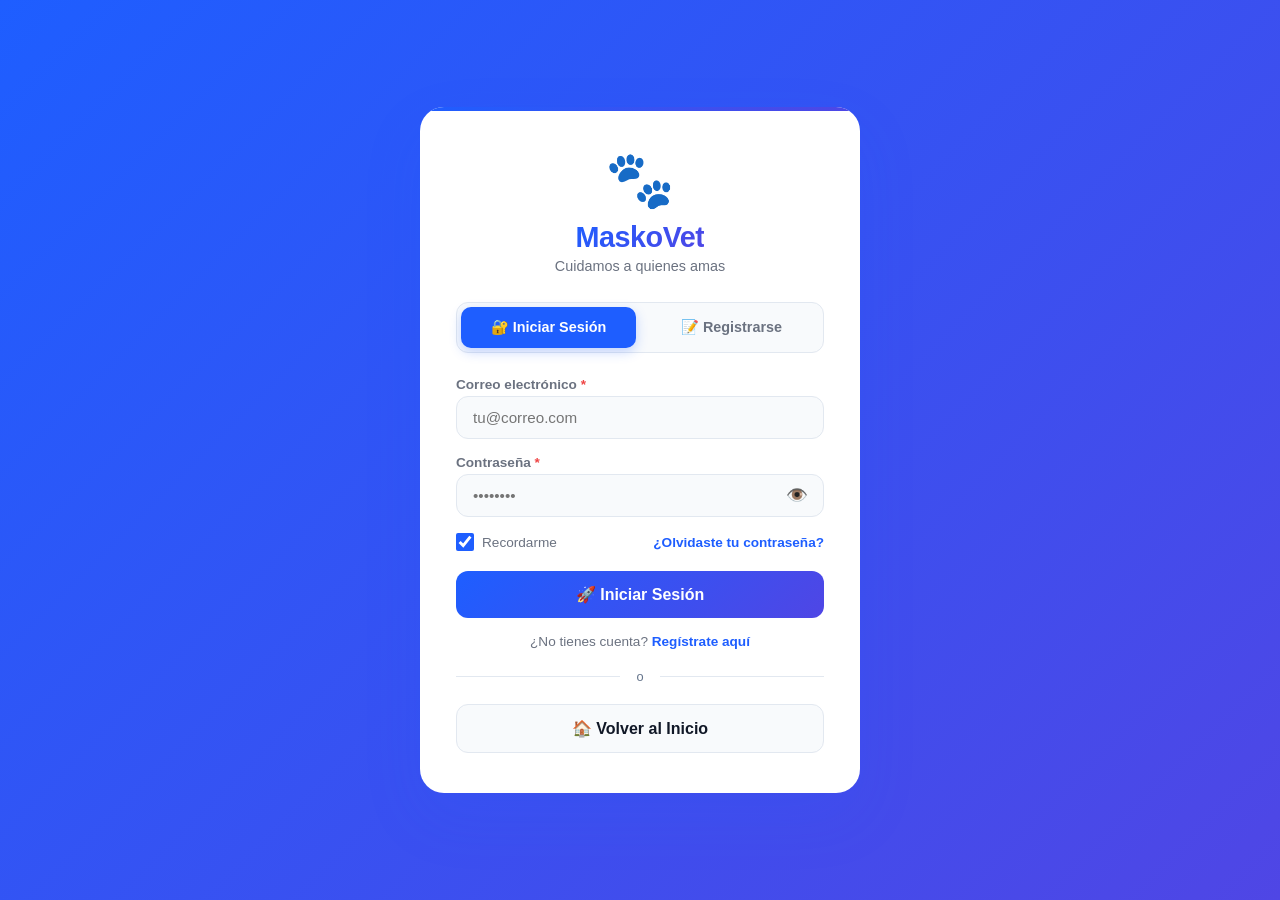
<file: portal_cliente/login.html>
<!DOCTYPE html>
<html lang="es">
<head>

    <meta charset="UTF-8">
    <meta name="viewport" content="width=device-width, initial-scale=1.0">
    <title>Login Cliente - MaskoVet</title>
    <link rel="stylesheet" href="../core/css/variables.css">
    <link rel="icon" href="data:image/svg+xml,<svg xmlns='http://www.w3.org/2000/svg' viewBox='0 0 100 100'><text y='.9em' font-size='90'>🐾</text></svg>">
    <meta name="description" content="Accede a tu cuenta MaskoVet - Cuidamos a quienes amas">
    <style>
        * { box-sizing: border-box; margin: 0; padding: 0; }
        body {
            display: flex;
            justify-content: center;
            align-items: center;
            min-height: 100vh;
            background: linear-gradient(135deg, #1E5EFF, #4F46E5);
            padding: 24px;
            font-family: 'Inter', -apple-system, BlinkMacSystemFont, 'Segoe UI', sans-serif;
        }
        .login-container {
            width: 100%;
            max-width: 440px;
            background: #FFFFFF;
            padding: 40px 36px;
            border-radius: 24px;
            box-shadow: 0 24px 60px rgba(30, 94, 255, 0.12);
            animation: fadeInUp 0.5s cubic-bezier(0.4, 0, 0.2, 1);
            position: relative;
            overflow: hidden;
        }
        .login-container::before {
            content: '';
            position: absolute;
            top: 0;
            left: 0;
            right: 0;
            height: 4px;
            background: linear-gradient(90deg, #1E5EFF, #4F46E5, #1E5EFF);
            background-size: 200% 100%;
            animation: shimmer 3s ease-in-out infinite;
        }
        @keyframes shimmer { 0%,100% { background-position: -200% 0; } 50% { background-position: 200% 0; } }
        @keyframes fadeInUp { from { opacity: 0; transform: translateY(30px) scale(0.95); } to { opacity: 1; transform: translateY(0) scale(1); } }
        .logo-section { text-align: center; margin-bottom: 28px; }
        .logo-icon { font-size: 3.5rem; display: block; margin-bottom: 8px; animation: pulse 2s ease-in-out infinite; }
        @keyframes pulse { 0%,100% { transform: scale(1); } 50% { transform: scale(1.05); } }
        .logo-title { font-size: 1.8rem; font-weight: 800; color: #111827; letter-spacing: -0.5px; }
        .logo-title span { background: linear-gradient(135deg, #1E5EFF, #4F46E5); -webkit-background-clip: text; -webkit-text-fill-color: transparent; background-clip: text; }
        .logo-subtitle { color: #6B7280; font-size: 0.9rem; margin-top: 4px; }
        .tabs { display: flex; gap: 8px; margin-bottom: 24px; background: #F8FAFC; padding: 4px; border-radius: 12px; border: 1px solid #E2E8F0; }
        .tab { flex: 1; padding: 12px 16px; border: none; cursor: pointer; background: transparent; font-weight: 700; font-size: 0.9rem; border-radius: 10px; transition: all 0.3s; color: #6B7280; font-family: 'Inter', sans-serif; }
        .tab:hover { color: #111827; }
        .tab.active { background: #1E5EFF; color: #FFFFFF; box-shadow: 0 4px 12px rgba(30, 94, 255, 0.25); }
        .form-box { display: none; animation: fadeIn 0.3s ease; }
        .form-box.active { display: block; }
        @keyframes fadeIn { from { opacity: 0; transform: translateY(10px); } to { opacity: 1; transform: translateY(0); } }
        .form-group { margin-bottom: 16px; }
        .form-group label { display: block; font-weight: 600; font-size: 0.85rem; color: #6B7280; margin-bottom: 4px; }
        .form-group label .required { color: #EF4444; }
        .input-wrapper { position: relative; display: flex; align-items: center; }
        .input-wrapper input { width: 100%; padding: 12px 16px; padding-right: 44px; border: 1px solid #E2E8F0; border-radius: 12px; font-family: 'Inter', sans-serif; font-size: 0.95rem; background: #F8FAFC; color: #111827; transition: all 0.2s; }
        .input-wrapper input:focus { outline: none; border-color: #1E5EFF; background: #FFFFFF; box-shadow: 0 0 0 4px rgba(30, 94, 255, 0.1); }
        .input-wrapper input.error { border-color: #EF4444; box-shadow: 0 0 0 4px rgba(239, 68, 68, 0.1); }
        .input-wrapper input.success { border-color: #10B981; box-shadow: 0 0 0 4px rgba(16, 185, 129, 0.1); }
        .input-wrapper .toggle-password { position: absolute; right: 12px; background: none; border: none; cursor: pointer; font-size: 1.1rem; color: #64748B; padding: 4px; transition: color 0.2s; }
        .input-wrapper .toggle-password:hover { color: #111827; }
        .input-error { font-size: 0.8rem; color: #EF4444; margin-top: 4px; display: none; }
        .input-error.visible { display: block; }
        .validation-icon { position: absolute; right: 44px; font-size: 1rem; }
        .form-options { display: flex; justify-content: space-between; align-items: center; margin-bottom: 20px; flex-wrap: wrap; gap: 8px; }
        .form-options label { display: flex; align-items: center; gap: 8px; font-size: 0.85rem; color: #6B7280; cursor: pointer; }
        .form-options label input[type="checkbox"] { width: 18px; height: 18px; accent-color: #1E5EFF; cursor: pointer; }
        .form-options .forgot-link { color: #1E5EFF; text-decoration: none; font-size: 0.85rem; font-weight: 600; cursor: pointer; transition: color 0.2s; }
        .form-options .forgot-link:hover { color: #1447CC; text-decoration: underline; }
        .btn { display: inline-flex; align-items: center; justify-content: center; gap: 8px; width: 100%; padding: 14px 24px; border: none; border-radius: 12px; font-weight: 700; font-size: 1rem; cursor: pointer; transition: all 0.3s; font-family: 'Inter', sans-serif; position: relative; overflow: hidden; }
        .btn:active { transform: scale(0.97); }
        .btn-primary { background: linear-gradient(135deg, #1E5EFF, #4F46E5); color: #FFFFFF; }
        .btn-primary:hover { transform: translateY(-2px); box-shadow: 0 8px 24px rgba(30, 94, 255, 0.3); }
        .btn-success { background: linear-gradient(135deg, #10B981, #059669); color: #FFFFFF; }
        .btn-success:hover { transform: translateY(-2px); box-shadow: 0 8px 24px rgba(16, 185, 129, 0.3); }
        .btn-secondary { background: #F8FAFC; color: #111827; border: 1px solid #E2E8F0; }
        .btn-secondary:hover { background: #FFFFFF; border-color: #9CA3AF; }
        .btn:disabled { opacity: 0.6; cursor: not-allowed; transform: none !important; }
        .btn .spinner { display: none; width: 20px; height: 20px; border: 2px solid rgba(255,255,255,0.3); border-top-color: #FFFFFF; border-radius: 50%; animation: spin 0.8s linear infinite; }
        .btn.loading .spinner { display: inline-block; }
        .btn.loading .btn-text { display: none; }
        @keyframes spin { to { transform: rotate(360deg); } }
        .auth-links { margin-top: 16px; text-align: center; font-size: 0.85rem; color: #6B7280; }
        .auth-links a { color: #1E5EFF; text-decoration: none; font-weight: 600; cursor: pointer; }
        .auth-links a:hover { text-decoration: underline; }
        .divider { display: flex; align-items: center; gap: 16px; margin: 20px 0; color: #64748B; font-size: 0.8rem; }
        .divider::before, .divider::after { content: ''; flex: 1; height: 1px; background: #E2E8F0; }
        @media (max-width: 480px) { .login-container { padding: 28px 20px; border-radius: 18px; } .logo-icon { font-size: 2.8rem; } .logo-title { font-size: 1.5rem; } .tab { font-size: 0.8rem; padding: 10px 12px; } .form-options { flex-direction: column; align-items: flex-start; } .btn { padding: 12px 20px; font-size: 0.9rem; } }
        #recoverModal { display: none; position: fixed; inset: 0; background: rgba(0,0,0,0.5); backdrop-filter: blur(8px); z-index: 1000; align-items: center; justify-content: center; }
        #recoverModal .modal-content { background: #FFFFFF; padding: 32px; border-radius: 18px; max-width: 400px; width: 90%; box-shadow: 0 24px 48px -12px rgba(0,0,0,0.15); }
        #recoverModal .modal-content h2 { margin: 0 0 8px; color: #111827; }
        #recoverModal .modal-content p { color: #6B7280; margin-bottom: 16px; }
        .toast-container { position: fixed; top: 24px; right: 24px; z-index: 99999; display: flex; flex-direction: column; gap: 12px; max-width: 420px; width: 100%; }
        .toast { background: #FFFFFF; border-radius: 12px; box-shadow: 0 20px 25px -5px rgba(0,0,0,0.1); padding: 16px 20px; display: flex; align-items: flex-start; gap: 12px; opacity: 0; transform: translateX(50px); transition: all 0.3s cubic-bezier(0.4, 0, 0.2, 1); border-left: 4px solid #1E5EFF; }
        .toast.success { border-left-color: #10B981; }
        .toast.error { border-left-color: #EF4444; }
        .toast.warning { border-left-color: #F59E0B; }
        .toast.info { border-left-color: #1E5EFF; }
        .toast-icon { font-size: 1.5rem; line-height: 1; }
        .toast-content { flex: 1; }
        .toast-title { font-weight: 600; font-size: 0.9rem; color: #111827; }
        .toast-message { font-size: 0.85rem; color: #6B7280; margin-top: 2px; }
        .toast-close { background: none; border: none; color: #64748B; cursor: pointer; font-size: 1.2rem; padding: 0 4px; }
        .toast-close:hover { color: #111827; }
    </style>
</head>
<body>

<div class="login-container">
    <div class="logo-section">
        <span class="logo-icon">🐾</span>
        <h1 class="logo-title"><span>MaskoVet</span></h1>
        <p class="logo-subtitle">Cuidamos a quienes amas</p>
    </div>

    <div class="tabs" role="tablist">
        <button class="tab active" data-tab="login" onclick="switchTab('login')" role="tab" aria-selected="true">🔐 Iniciar Sesión</button>
        <button class="tab" data-tab="register" onclick="switchTab('register')" role="tab" aria-selected="false">📝 Registrarse</button>
    </div>

    <!-- LOGIN -->
    <div id="loginForm" class="form-box active" role="tabpanel">
        <form id="loginFormElement" onsubmit="handleLogin(event)" novalidate>
            <div class="form-group">
                <label for="loginEmail">Correo electrónico <span class="required">*</span></label>
                <div class="input-wrapper">
                    <input type="email" id="loginEmail" placeholder="tu@correo.com" autocomplete="email" required>
                    <span class="validation-icon"></span>
                </div>
                <div class="input-error" id="loginEmailError">Ingresa un correo válido</div>
            </div>
            <div class="form-group">
                <label for="loginPassword">Contraseña <span class="required">*</span></label>
                <div class="input-wrapper">
                    <input type="password" id="loginPassword" placeholder="••••••••" autocomplete="current-password" required minlength="6">
                    <button type="button" class="toggle-password" onclick="togglePassword('loginPassword', this)" aria-label="Mostrar contraseña">👁️</button>
                    <span class="validation-icon"></span>
                </div>
                <div class="input-error" id="loginPasswordError">La contraseña debe tener al menos 6 caracteres</div>
            </div>
            <div class="form-options">
                <label><input type="checkbox" id="rememberMe" checked> Recordarme</label>
                <span class="forgot-link" onclick="showRecoverPassword()">¿Olvidaste tu contraseña?</span>
            </div>
            <button type="submit" class="btn btn-primary" id="loginBtn">
                <span class="btn-text">🚀 Iniciar Sesión</span>
                <span class="spinner"></span>
            </button>
        </form>
        <div class="auth-links">¿No tienes cuenta? <a onclick="switchTab('register')">Regístrate aquí</a></div>
    </div>

    <!-- REGISTRO -->
    <div id="registerForm" class="form-box" role="tabpanel">
        <form id="registerFormElement" onsubmit="handleRegister(event)" novalidate>
            <div class="form-group">
                <label for="registerNombres">Nombres <span class="required">*</span></label>
                <div class="input-wrapper">
                    <input type="text" id="registerNombres" placeholder="Juan" autocomplete="given-name" required minlength="2">
                    <span class="validation-icon"></span>
                </div>
                <div class="input-error" id="registerNombresError">Mínimo 2 caracteres</div>
            </div>
            <div class="form-group">
                <label for="registerApellidos">Apellidos <span class="required">*</span></label>
                <div class="input-wrapper">
                    <input type="text" id="registerApellidos" placeholder="Pérez" autocomplete="family-name" required minlength="2">
                    <span class="validation-icon"></span>
                </div>
                <div class="input-error" id="registerApellidosError">Mínimo 2 caracteres</div>
            </div>
            <div class="form-group">
                <label for="registerEmail">Correo electrónico <span class="required">*</span></label>
                <div class="input-wrapper">
                    <input type="email" id="registerEmail" placeholder="tu@correo.com" autocomplete="email" required>
                    <span class="validation-icon"></span>
                </div>
                <div class="input-error" id="registerEmailError">Ingresa un correo válido</div>
            </div>
            <div class="form-group">
                <label for="registerTelefono">Teléfono <span class="required">*</span></label>
                <div class="input-wrapper">
                    <input type="tel" id="registerTelefono" placeholder="987654321" autocomplete="tel" required minlength="9" maxlength="15">
                    <span class="validation-icon"></span>
                </div>
                <div class="input-error" id="registerTelefonoError">Mínimo 9 dígitos</div>
            </div>
            <div class="form-group">
                <label for="registerPassword">Contraseña <span class="required">*</span></label>
                <div class="input-wrapper">
                    <input type="password" id="registerPassword" placeholder="••••••••" autocomplete="new-password" required minlength="6">
                    <button type="button" class="toggle-password" onclick="togglePassword('registerPassword', this)" aria-label="Mostrar contraseña">👁️</button>
                    <span class="validation-icon"></span>
                </div>
                <div class="input-error" id="registerPasswordError">Mínimo 6 caracteres</div>
            </div>
            <div class="form-group">
                <label for="registerConfirmPassword">Confirmar contraseña <span class="required">*</span></label>
                <div class="input-wrapper">
                    <input type="password" id="registerConfirmPassword" placeholder="••••••••" autocomplete="new-password" required minlength="6">
                    <button type="button" class="toggle-password" onclick="togglePassword('registerConfirmPassword', this)" aria-label="Mostrar contraseña">👁️</button>
                    <span class="validation-icon"></span>
                </div>
                <div class="input-error" id="registerConfirmError">Las contraseñas no coinciden</div>
            </div>
            <div class="form-options">
                <label><input type="checkbox" id="acceptTerms" required> Acepto los <a href="#" onclick="showTerms()" style="color: #1E5EFF; text-decoration: none;">términos y condiciones</a></label>
            </div>
            <button type="submit" class="btn btn-success" id="registerBtn">
                <span class="btn-text">📝 Registrarse</span>
                <span class="spinner"></span>
            </button>
        </form>
        <div class="auth-links">¿Ya tienes cuenta? <a onclick="switchTab('login')">Inicia sesión aquí</a></div>
    </div>

    <div class="divider">o</div>
    <button class="btn btn-secondary" onclick="window.location.href='../index.html'">🏠 Volver al Inicio</button>
</div>

<div id="recoverModal">
    <div class="modal-content">
        <h2>🔑 Recuperar Contraseña</h2>
        <p>Ingresa tu correo y te enviaremos instrucciones</p>
        <div class="form-group">
            <label for="recoverEmail">Correo electrónico</label>
            <div class="input-wrapper">
                <input type="email" id="recoverEmail" placeholder="tu@correo.com">
            </div>
        </div>
        <div style="display: flex; gap: 12px;">
            <button class="btn btn-primary" onclick="handleRecoverPassword()" style="flex: 1;">📧 Enviar</button>
            <button class="btn btn-secondary" onclick="closeRecoverModal()" style="flex: 1;">Cancelar</button>
        </div>
    </div>
</div>

<script src="../core/js/utils.js"></script>
<script src="../core/js/supabase.js"></script>
<script src="../core/js/db.js"></script>

<script>
// ==========================================================================
// 1. NAVEGACIÓN ENTRE TABS
// ==========================================================================
function switchTab(tab) {
    document.querySelectorAll('.tab').forEach(t => {
        t.classList.toggle('active', t.dataset.tab === tab);
        t.setAttribute('aria-selected', t.dataset.tab === tab);
    });
    document.querySelectorAll('.form-box').forEach(f => {
        f.classList.toggle('active', f.id === (tab === 'login' ? 'loginForm' : 'registerForm'));
    });
    document.querySelectorAll('.input-error').forEach(e => e.classList.remove('visible'));
    document.querySelectorAll('.input-wrapper input').forEach(i => i.classList.remove('error', 'success'));
    document.querySelectorAll('.validation-icon').forEach(i => i.textContent = '');
}

// ==========================================================================
// 2. MOSTRAR/OCULTAR CONTRASEÑA
// ==========================================================================
function togglePassword(inputId, btn) {
    const input = document.getElementById(inputId);
    if (!input) return;
    const isPassword = input.type === 'password';
    input.type = isPassword ? 'text' : 'password';
    btn.textContent = isPassword ? '🙈' : '👁️';
}

// ==========================================================================
// 3. VALIDACIÓN EN TIEMPO REAL
// ==========================================================================
document.getElementById('loginEmail')?.addEventListener('input', function() {
    validateField(this, 'loginEmailError', isValidEmail(this.value));
});
document.getElementById('registerEmail')?.addEventListener('input', function() {
    validateField(this, 'registerEmailError', isValidEmail(this.value));
});
document.getElementById('registerTelefono')?.addEventListener('input', function() {
    const isValid = /^[0-9+\-\s()]+$/.test(this.value) && this.value.replace(/\D/g, '').length >= 9;
    validateField(this, 'registerTelefonoError', isValid);
});
document.getElementById('registerPassword')?.addEventListener('input', function() {
    const isValid = this.value.length >= 6;
    validateField(this, 'registerPasswordError', isValid);
    const confirm = document.getElementById('registerConfirmPassword');
    if (confirm.value) validateField(confirm, 'registerConfirmError', confirm.value === this.value);
});
document.getElementById('registerConfirmPassword')?.addEventListener('input', function() {
    const password = document.getElementById('registerPassword');
    validateField(this, 'registerConfirmError', this.value === password.value);
});
document.getElementById('registerNombres')?.addEventListener('input', function() {
    validateField(this, 'registerNombresError', this.value.length >= 2);
});
document.getElementById('registerApellidos')?.addEventListener('input', function() {
    validateField(this, 'registerApellidosError', this.value.length >= 2);
});

function validateField(input, errorId, isValid) {
    const error = document.getElementById(errorId);
    const icon = input.parentElement.querySelector('.validation-icon');
    if (!input.value) {
        input.classList.remove('error', 'success');
        if (error) error.classList.remove('visible');
        if (icon) icon.textContent = '';
        return;
    }
    if (isValid) {
        input.classList.remove('error');
        input.classList.add('success');
        if (error) error.classList.remove('visible');
        if (icon) icon.textContent = '✅';
    } else {
        input.classList.remove('success');
        input.classList.add('error');
        if (error) error.classList.add('visible');
        if (icon) icon.textContent = '❌';
    }
}

// ==========================================================================
// 4. HANDLE LOGIN
// ==========================================================================
async function handleLogin(event) {
    event.preventDefault();
    
    const email = document.getElementById('loginEmail').value.trim();
    const password = document.getElementById('loginPassword').value.trim();
    const rememberMe = document.getElementById('rememberMe').checked;
    
    if (!email || !password) {
        showAlert('Ingresa tu correo y contraseña', 'error');
        return;
    }
    
    if (!isValidEmail(email)) {
        showAlert('Ingresa un correo electrónico válido', 'error');
        return;
    }
    
    if (password.length < 6) {
        showAlert('La contraseña debe tener al menos 6 caracteres', 'error');
        return;
    }
    
    const loginBtn = document.getElementById('loginBtn');
    if (loginBtn) {
        loginBtn.classList.add('loading');
        loginBtn.disabled = true;
    }
    
    try {
        // Un pequeño retardo visual opcional para que se aprecie la animación de carga
        await new Promise(resolve => setTimeout(resolve, 800));
        
        const resultado = await loginUsuario(email, password);
        
        if (!resultado.success) {
            showAlert(resultado.message || 'Credenciales incorrectas', 'error');
            return;
        }
        
        const usuario = resultado.usuario;
        
        // Si es cliente, redirigir al dashboard cliente
        if (usuario.rol === 'cliente') {
            const sesionSegura = {
                token: resultado.token,
                usuarioId: usuario.id,
                usuario: {
                    id: usuario.id,
                    nombres: usuario.nombres,
                    apellidos: usuario.apellidos,
                    correo: usuario.correo,
                    telefono: usuario.telefono,
                    rol: usuario.rol,
                    foto: usuario.foto || null
                },
                fechaInicio: getCurrentDateTime(),
                fechaExpiracion: rememberMe ? 
                    new Date(Date.now() + 7 * 24 * 60 * 60 * 1000).toISOString() :
                    new Date(Date.now() + 30 * 60 * 1000).toISOString()
            };
            
            saveToStorage('maskovet_session', sesionSegura);
            localStorage.setItem('clienteLogueado', JSON.stringify(sesionSegura.usuario));
            
            showAlert(`¡Bienvenido ${usuario.nombres}! 🐾`, 'success', 2000);
            
            setTimeout(() => {
                window.location.href = 'dashboard.html';
            }, 500);
        } 
        // Si es admin/empresa, redirigir al portal empresa
        else if (usuario.rol === 'admin' || usuario.rol === 'empresa') {
            const session = {
                isLoggedIn: true,
                usuarioId: usuario.id,
                usuario: {
                    id: usuario.id,
                    nombres: usuario.nombres || 'Administrador',
                    apellidos: usuario.apellidos || '',
                    correo: usuario.correo,
                    rol: usuario.rol
                },
                fechaInicio: getCurrentDateTime(),
                fechaExpiracion: rememberMe ? 
                    new Date(Date.now() + 7 * 24 * 60 * 60 * 1000).toISOString() :
                    new Date(Date.now() + 8 * 60 * 60 * 1000).toISOString()
            };
            
            saveToStorage('maskovet_admin_session', session);
            
            showAlert(`¡Bienvenido ${usuario.nombres || 'Administrador'}! 🐾`, 'success', 2000);
            
            setTimeout(() => {
                window.location.href = '../portal_empresa/dashboard.html';
            }, 500);
        } else {
            showAlert('Rol de usuario no válido', 'error');
        }
        
    } catch (error) {
        console.error('Error en login:', error);
        showAlert('Error al iniciar sesión. Intenta nuevamente.', 'error');
    } finally {
        if (loginBtn) {
            loginBtn.classList.remove('loading');
            loginBtn.disabled = false;
        }
    }
}

// ==========================================================================
// 5. HANDLE REGISTER
// ==========================================================================
async function handleRegister(event) {
    event.preventDefault();
    
    const nombres = document.getElementById('registerNombres').value.trim();
    const apellidos = document.getElementById('registerApellidos').value.trim();
    const email = document.getElementById('registerEmail').value.trim();
    const telefono = document.getElementById('registerTelefono').value.trim();
    const password = document.getElementById('registerPassword').value.trim();
    const confirmPassword = document.getElementById('registerConfirmPassword').value.trim();
    const acceptTerms = document.getElementById('acceptTerms').checked;
    
    // 1. Validaciones
    if (!nombres || !apellidos || !email || !telefono || !password) {
        showAlert('Completa todos los campos obligatorios', 'error');
        return;
    }
    
    if (nombres.length < 2 || apellidos.length < 2) {
        showAlert('El nombre y los apellidos deben tener al menos 2 caracteres', 'error');
        return;
    }
    
    if (!isValidEmail(email)) {
        showAlert('Ingresa un correo electrónico válido', 'error');
        return;
    }
    
    if (!isValidPhone(telefono)) {
        showAlert('Ingresa un número de teléfono válido (9 dígitos)', 'error');
        return;
    }
    
    if (password.length < 6) {
        showAlert('La contraseña debe tener al menos 6 caracteres', 'error');
        return;
    }
    
    if (password !== confirmPassword) {
        showAlert('Las contraseñas no coinciden', 'error');
        return;
    }
    
    if (!acceptTerms) {
        showAlert('Debes aceptar los términos y condiciones para continuar', 'warning');
        return;
    }
    
    const registerBtn = document.getElementById('registerBtn');
    if (registerBtn) {
        registerBtn.classList.add('loading');
        registerBtn.disabled = true;
    }
    
    try {
        const usuario = { 
            nombres: nombres.charAt(0).toUpperCase() + nombres.slice(1).toLowerCase(),
            apellidos: apellidos.charAt(0).toUpperCase() + apellidos.slice(1).toLowerCase(),
            correo: email.toLowerCase().trim(),
            telefono: telefono.trim(),
            password: password,
            rol: 'cliente'
        };
        
        await new Promise(resolve => setTimeout(resolve, 800));
        
        const resultado = await addUsuario(usuario);
        
        // Verificar si hubo error
        if (resultado && resultado.error) {
            showAlert(resultado.error, 'error');
            return;
        }
        
        if (!resultado || !resultado.id) {
            showAlert('Error inesperado al registrar. Intenta nuevamente.', 'error');
            return;
        }
        
        showAlert('🎉 ¡Registro exitoso! Ahora puedes iniciar sesión.', 'success', 3000);
        
        // Limpiar campos del formulario
        resetRegisterForm();
        
        // Cambiar a la pestaña de login y colocar el correo recién registrado
        switchTab('login');
        const loginEmail = document.getElementById('loginEmail');
        if (loginEmail) {
            loginEmail.value = email;
        }
        
    } catch (error) {
        console.error('Error en registro:', error);
        showAlert('Error al registrar. Intenta nuevamente.', 'error');
    } finally {
        if (registerBtn) {
            registerBtn.classList.remove('loading');
            registerBtn.disabled = false;
        }
    }
}

function resetRegisterForm() {
    const fields = [
        'registerNombres', 
        'registerApellidos', 
        'registerEmail', 
        'registerTelefono', 
        'registerPassword', 
        'registerConfirmPassword'
    ];
    fields.forEach(id => {
        const field = document.getElementById(id);
        if (field) {
            field.value = '';
            field.classList.remove('error', 'success');
        }
    });
    
    const acceptTerms = document.getElementById('acceptTerms');
    if (acceptTerms) {
        acceptTerms.checked = false;
    }
    
    document.querySelectorAll('#registerForm .validation-icon').forEach(icon => {
        icon.textContent = '';
    });
}


// ==========================================================================
// 6. RECUPERAR CONTRASEÑA
// ==========================================================================
function showRecoverPassword() {
    document.getElementById('recoverModal').style.display = 'flex';
    document.getElementById('recoverEmail').value = '';
    document.getElementById('recoverEmail').focus();
}
function closeRecoverModal() {
    document.getElementById('recoverModal').style.display = 'none';
}
async function handleRecoverPassword() {
    const email = document.getElementById('recoverEmail').value.trim();
    if (!email) { showAlert('Ingresa tu correo electrónico', 'error'); return; }
    if (!isValidEmail(email)) { showAlert('Ingresa un correo electrónico válido', 'error'); return; }
    
    const usuario = DB.usuarios.find(user => user.correo.toLowerCase() === email.toLowerCase());
    if (!usuario) { showAlert('No existe una cuenta con ese correo', 'error'); closeRecoverModal(); return; }
    
    const codigo = generateCode(6, true, true);
    const nueva = prompt(`🔑 Código de verificación: ${codigo}\n\nIngresa tu nueva contraseña (mínimo 6 caracteres):`);
    
    if (nueva === null) { closeRecoverModal(); return; }
    if (!nueva || nueva.trim().length < 6) { showAlert('La contraseña debe tener al menos 6 caracteres', 'error'); return; }
    
    await updateUsuario(usuario.id, { password: nueva });
    showAlert('✅ Contraseña actualizada correctamente.', 'success', 3000);
    closeRecoverModal();
    document.getElementById('loginEmail').value = email;
    switchTab('login');
}

function showTerms() {
    showAlert('📋 Términos y Condiciones de MaskoVet\n\n1. Los datos proporcionados serán tratados con confidencialidad.\n2. El usuario es responsable de la veracidad de la información.\n3. MaskoVet se reserva el derecho de modificar los servicios.\n4. Los pagos son procesados a través de métodos seguros.\n5. Para más información, contacta a nuestro equipo.', 'info', 8000);
}

// ==========================================================================
// 7. INICIALIZACIÓN
// ==========================================================================
document.addEventListener('DOMContentLoaded', async function() {
    await initDB();
    const session = getFromStorage('maskovet_session');
    if (session && session.usuario) {
        const expiracion = new Date(session.fechaExpiracion);
        if (expiracion > new Date()) {
            window.location.href = 'dashboard.html';
            return;
        }
    }
});

console.log('✅ MaskoVet Login page loaded successfully');
</script>
</body>
</html>
</file>
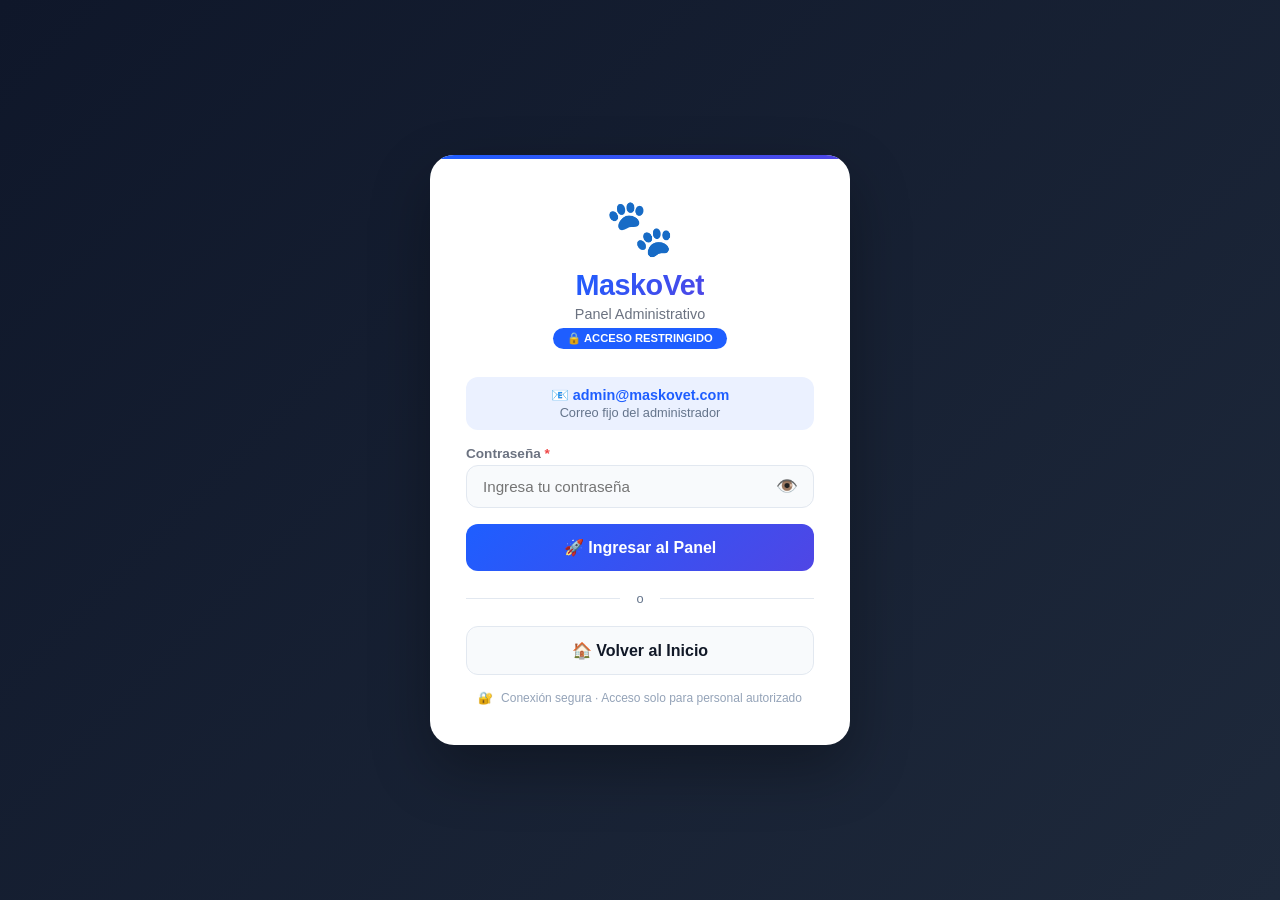
<file: portal_empresa/login.html>
<!DOCTYPE html>
<html lang="es">
<head>
    <meta charset="UTF-8">
    <meta name="viewport" content="width=device-width, initial-scale=1.0">
    <title>Login Empresa - MaskoVet</title>
    <link rel="stylesheet" href="../core/css/variables.css">
    <link rel="icon" href="data:image/svg+xml,<svg xmlns='http://www.w3.org/2000/svg' viewBox='0 0 100 100'><text y='.9em' font-size='90'>🐾</text></svg>">
    <style>
        * { box-sizing: border-box; margin: 0; padding: 0; }
        body {
            display: flex;
            justify-content: center;
            align-items: center;
            min-height: 100vh;
            background: linear-gradient(135deg, #0F172A, #1E293B);
            padding: 24px;
            font-family: 'Inter', -apple-system, BlinkMacSystemFont, 'Segoe UI', sans-serif;
        }
        .login-container {
            width: 100%;
            max-width: 420px;
            background: #FFFFFF;
            padding: 40px 36px;
            border-radius: 24px;
            box-shadow: 0 24px 60px rgba(0, 0, 0, 0.3);
            position: relative;
            overflow: hidden;
        }
        .login-container::before {
            content: '';
            position: absolute;
            top: 0;
            left: 0;
            right: 0;
            height: 4px;
            background: linear-gradient(90deg, #1E5EFF, #4F46E5, #1E5EFF);
            background-size: 200% 100%;
            animation: shimmer 3s ease-in-out infinite;
        }
        @keyframes shimmer { 0%,100% { background-position: -200% 0; } 50% { background-position: 200% 0; } }
        .logo-section { text-align: center; margin-bottom: 28px; }
        .logo-icon { font-size: 3.5rem; display: block; margin-bottom: 8px; }
        .logo-title { font-size: 1.8rem; font-weight: 800; color: #111827; letter-spacing: -0.5px; }
        .logo-title span { background: linear-gradient(135deg, #1E5EFF, #4F46E5); -webkit-background-clip: text; -webkit-text-fill-color: transparent; background-clip: text; }
        .logo-subtitle { color: #6B7280; font-size: 0.9rem; margin-top: 4px; }
        .logo-badge { display: inline-block; background: #1E5EFF; color: #FFFFFF; font-size: 0.7rem; font-weight: 700; padding: 4px 14px; border-radius: 9999px; text-transform: uppercase; margin-top: 6px; }
        .form-group { margin-bottom: 16px; }
        .form-group label { display: block; font-weight: 600; font-size: 0.85rem; color: #6B7280; margin-bottom: 4px; }
        .form-group label .required { color: #EF4444; }
        .input-wrapper { position: relative; display: flex; align-items: center; }
        .input-wrapper input { width: 100%; padding: 12px 16px; padding-right: 44px; border: 1px solid #E2E8F0; border-radius: 12px; font-family: 'Inter', sans-serif; font-size: 0.95rem; background: #F8FAFC; color: #111827; transition: all 0.2s; }
        .input-wrapper input:focus { outline: none; border-color: #1E5EFF; background: #FFFFFF; box-shadow: 0 0 0 4px rgba(30, 94, 255, 0.1); }
        .input-wrapper .toggle-password { position: absolute; right: 12px; background: none; border: none; cursor: pointer; font-size: 1.1rem; color: #64748B; padding: 4px; }
        .btn { display: inline-flex; align-items: center; justify-content: center; gap: 8px; width: 100%; padding: 14px 24px; border: none; border-radius: 12px; font-weight: 700; font-size: 1rem; cursor: pointer; transition: all 0.3s; font-family: 'Inter', sans-serif; }
        .btn:active { transform: scale(0.97); }
        .btn-primary { background: linear-gradient(135deg, #1E5EFF, #4F46E5); color: #FFFFFF; }
        .btn-primary:hover { transform: translateY(-2px); box-shadow: 0 8px 24px rgba(30, 94, 255, 0.3); }
        .btn-secondary { background: #F8FAFC; color: #111827; border: 1px solid #E2E8F0; }
        .btn-secondary:hover { background: #FFFFFF; border-color: #9CA3AF; }
        .btn:disabled { opacity: 0.6; cursor: not-allowed; transform: none !important; }
        .btn .spinner { display: none; width: 20px; height: 20px; border: 2px solid rgba(255,255,255,0.3); border-top-color: #FFFFFF; border-radius: 50%; animation: spin 0.8s linear infinite; }
        .btn.loading .spinner { display: inline-block; }
        .btn.loading .btn-text { display: none; }
        @keyframes spin { to { transform: rotate(360deg); } }
        .divider { display: flex; align-items: center; gap: 16px; margin: 20px 0; color: #64748B; font-size: 0.8rem; }
        .divider::before, .divider::after { content: ''; flex: 1; height: 1px; background: #E2E8F0; }
        .security-badge { display: flex; align-items: center; gap: 8px; justify-content: center; margin-top: 16px; font-size: 0.75rem; color: #94A3B8; }
        .toast-container { position: fixed; top: 24px; right: 24px; z-index: 99999; display: flex; flex-direction: column; gap: 12px; max-width: 420px; width: 100%; }
        .toast { background: #FFFFFF; border-radius: 12px; box-shadow: 0 20px 25px -5px rgba(0,0,0,0.1); padding: 16px 20px; display: flex; align-items: flex-start; gap: 12px; opacity: 0; transform: translateX(50px); transition: all 0.3s cubic-bezier(0.4, 0, 0.2, 1); border-left: 4px solid #1E5EFF; }
        .toast.success { border-left-color: #10B981; }
        .toast.error { border-left-color: #EF4444; }
        .toast-icon { font-size: 1.5rem; line-height: 1; }
        .toast-content { flex: 1; }
        .toast-title { font-weight: 600; font-size: 0.9rem; color: #111827; }
        .toast-message { font-size: 0.85rem; color: #6B7280; margin-top: 2px; }
        .toast-close { background: none; border: none; color: #64748B; cursor: pointer; font-size: 1.2rem; padding: 0 4px; }
        .toast-close:hover { color: #111827; }
        .input-error { font-size: 0.8rem; color: #EF4444; margin-top: 4px; display: none; }
        .input-error.visible { display: block; }
        .email-info {
            text-align: center;
            padding: 10px;
            background: #EBF1FF;
            border-radius: 12px;
            color: #1E5EFF;
            font-weight: 600;
            font-size: 0.9rem;
            margin-bottom: 16px;
        }
        .email-info span { font-size: 0.8rem; color: #64748B; font-weight: 400; }
        @media (max-width: 480px) { .login-container { padding: 28px 20px; border-radius: 18px; } }
    </style>
</head>
<body>

<div class="login-container">
    <div class="logo-section">
        <span class="logo-icon">🐾</span>
        <h1 class="logo-title"><span>MaskoVet</span></h1>
        <p class="logo-subtitle">Panel Administrativo</p>
        <span class="logo-badge">🔒 Acceso Restringido</span>
    </div>

    <div class="form-box">
        <div class="email-info">
            📧 admin@maskovet.com
            <br><span>Correo fijo del administrador</span>
        </div>

        <form id="loginForm" onsubmit="handleLogin(event)" novalidate>
            <div class="form-group">
                <label for="loginPassword">Contraseña <span class="required">*</span></label>
                <div class="input-wrapper">
                    <input type="password" id="loginPassword" placeholder="Ingresa tu contraseña" autocomplete="current-password" required minlength="6">
                    <button type="button" class="toggle-password" onclick="togglePassword('loginPassword', this)">👁️</button>
                </div>
                <div class="input-error" id="loginPasswordError">La contraseña debe tener al menos 6 caracteres</div>
            </div>

            <button type="submit" class="btn btn-primary" id="loginBtn">
                <span class="btn-text">🚀 Ingresar al Panel</span>
                <span class="spinner"></span>
            </button>
        </form>

        <div class="divider">o</div>
        <button class="btn btn-secondary" onclick="window.location.href='../index.html'">🏠 Volver al Inicio</button>
        <div class="security-badge"><span>🔐</span> Conexión segura · Acceso solo para personal autorizado</div>
    </div>
</div>

<script src="../core/js/utils.js"></script>
<script src="../core/js/supabase.js"></script>
<script src="../core/js/db.js"></script>

<script>
// ==========================================================================
// 1. MOSTRAR/OCULTAR CONTRASEÑA
// ==========================================================================
function togglePassword(inputId, btn) {
    const input = document.getElementById(inputId);
    if (!input) return;
    input.type = input.type === 'password' ? 'text' : 'password';
    btn.textContent = input.type === 'password' ? '👁️' : '🙈';
}

// ==========================================================================
// 2. HANDLE LOGIN - COMPARACIÓN DIRECTA SIN ENCRIPTACIÓN
// ==========================================================================
function handleLogin(event) {
    event.preventDefault();
    
    const password = document.getElementById('loginPassword').value.trim();
    
    if (!password) {
        showToast('Ingresa tu contraseña', 'error');
        return;
    }
    if (password.length < 6) {
        showToast('La contraseña debe tener al menos 6 caracteres', 'error');
        return;
    }
    
    const btn = document.getElementById('loginBtn');
    btn.classList.add('loading');
    btn.disabled = true;
    
    // ============================================================
    // BUSCAR ADMIN - COMPARACIÓN DIRECTA (SIN ENCRIPTACIÓN)
    // ============================================================
    
    console.log('🔍 Buscando admin...');
    
    // Buscar el usuario admin en DB
    const usuario = DB.usuarios.find(u => u.correo === 'admin@maskovet.com');
    
    console.log('👤 Usuario encontrado:', usuario);
    
    if (!usuario) {
        showToast('Error: Admin no encontrado en la base de datos', 'error');
        btn.classList.remove('loading');
        btn.disabled = false;
        return;
    }
    
    // ============================================================
    // COMPARAR CONTRASEÑA - INTENTAR DE 3 FORMAS
    // ============================================================
    
    // Forma 1: Texto plano directo
    const directMatch = password === 'Miperrito2026';
    
    // Forma 2: Comparar con la contraseña guardada (encriptada o no)
    const storedMatch = usuario.password === password;
    
    // Forma 3: Encriptar la ingresada y comparar
    const encrypted = encryptPassword(password);
    const encryptedMatch = usuario.password === encrypted;
    
    console.log('🔑 Comparaciones:');
    console.log('   Directa (Miperrito2026):', directMatch);
    console.log('   Contra guardada:', storedMatch);
    console.log('   Contra encriptada:', encryptedMatch);
    console.log('   Password guardada:', usuario.password);
    console.log('   Password encriptada:', encrypted);
    
    // Si cualquiera de las 3 formas funciona, login exitoso
    const passwordCorrect = directMatch || storedMatch || encryptedMatch;
    
    if (!passwordCorrect) {
        showToast('Contraseña incorrecta', 'error');
        btn.classList.remove('loading');
        btn.disabled = false;
        return;
    }
    
    // ============================================================
    // LOGIN EXITOSO
    // ============================================================
    
    console.log('✅ Login exitoso!');
    
    // Guardar sesión
    const session = {
        isLoggedIn: true,
        usuarioId: usuario.id,
        usuario: {
            id: usuario.id,
            nombres: usuario.nombres || 'Administrador',
            apellidos: usuario.apellidos || '',
            correo: usuario.correo,
            rol: usuario.rol
        },
        fechaInicio: getCurrentDateTime(),
        fechaExpiracion: new Date(Date.now() + 8 * 60 * 60 * 1000).toISOString()
    };
    
    saveToStorage('maskovet_admin_session', session);
    
    showToast(`¡Bienvenido ${usuario.nombres}! 🐾`, 'success');
    
    setTimeout(() => {
        window.location.href = 'dashboard.html';
    }, 500);
}

// ==========================================================================
// 3. SISTEMA DE TOAST
// ==========================================================================
function showToast(message, type = "info") {
    const container = document.querySelector('.toast-container') || createToastContainer();
    const toast = document.createElement('div');
    toast.className = `toast ${type}`;
    toast.innerHTML = `
        <span class="toast-icon">${type === 'success' ? '✅' : '❌'}</span>
        <div class="toast-content">
            <div class="toast-title">${type === 'success' ? 'Éxito' : 'Error'}</div>
            <div class="toast-message">${message}</div>
        </div>
        <button class="toast-close" onclick="this.parentElement.remove()">✕</button>
    `;
    container.appendChild(toast);
    setTimeout(() => { toast.style.opacity = '1'; toast.style.transform = 'translateX(0)'; }, 10);
    setTimeout(() => {
        toast.style.opacity = '0';
        toast.style.transform = 'translateX(50px)';
        setTimeout(() => toast.remove(), 300);
    }, 3000);
}

function createToastContainer() {
    const container = document.createElement('div');
    container.className = 'toast-container';
    document.body.appendChild(container);
    return container;
}

// ==========================================================================
// 4. VERIFICAR Y CREAR ADMIN SI NO EXISTE
// ==========================================================================
document.addEventListener('DOMContentLoaded', async function() {
    await initDB();
    // Verificar sesión
    const session = getFromStorage('maskovet_admin_session');
    if (session && session.isLoggedIn) {
        const expiracion = new Date(session.fechaExpiracion);
        if (expiracion > new Date()) {
            window.location.href = 'dashboard.html';
            return;
        }
    }
    
    // Verificar si existe admin
    const admin = DB.usuarios.find(u => u.correo === 'admin@maskovet.com');
    
    if (!admin) {
        console.log('🔧 Admin no encontrado. Creando...');
        
        DB.usuarios.push({
            id: generateId('USR'),
            nombres: 'Admin',
            apellidos: 'MaskoVet',
            correo: 'admin@maskovet.com',
            password: 'Miperrito2026', // ¡TEXTO PLANO!
            telefono: '929514843',
            rol: 'empresa',
            estado: 'Activo',
            fechaCreacion: getCurrentDateTime(),
            fechaActualizacion: getCurrentDateTime()
        });
        
        saveDB();
        console.log('✅ Admin creado con contraseña: Miperrito2026');
    } else {
        console.log('✅ Admin existe:', admin.correo);
        console.log('🔑 Contraseña guardada:', admin.password);
    }
});

console.log('✅ Login Empresa cargado');
</script>
</body>
</html>
</file>
<file: core/css/variables.css>
:root {
  /* ==========================================================================
     1. PALETA DE COLORES PRINCIPAL (Brand Colors)
     ========================================================================== */
  --primary-color: #1E5EFF;       /* Azul Veterinario Principal */
  --primary-dark: #1447CC;        /* Azul hover/focos */
  --primary-light: #EBF1FF;       /* Fondos suaves de marca */
  --primary-gradient: linear-gradient(135deg, #1E5EFF 0%, #1447CC 100%);
  
  --secondary-color: #4F46E5;     /* Color de acento secundario */
  --secondary-light: #EEF2FF;     /* Fondo secundario suave */
  
  --accent-color: #8B5CF6;        /* Color de acento (grooming) */
  --accent-light: #F5F3FF;        /* Fondo de acento */
  
  /* ==========================================================================
     2. COLORES DE ESTADO SEMÁNTICO (Feedback)
     ========================================================================== */
  --success-color: #10B981;       /* Éxito / Aprobado / Completado */
  --success-light: #D1FAE5;
  --success-dark: #047857;
  
  --warning-color: #F59E0B;       /* Alerta / Pendiente / En revisión */
  --warning-light: #FEF3C7;
  --warning-dark: #B45309;
  
  --danger-color: #EF4444;        /* Error / Rechazado / Cancelado */
  --danger-light: #FEE2E2;
  --danger-dark: #B91C1C;
  
  --info-color: #3B82F6;          /* Información del sistema */
  --info-light: #DBEAFE;
  --info-dark: #1D4ED8;

  /* ==========================================================================
     3. COLORES DE ESTADO PARA PAGOS (Yape/Plin)
     ========================================================================== */
  --payment-pending: #F59E0B;
  --payment-review: #3B82F6;
  --payment-approved: #10B981;
  --payment-rejected: #EF4444;
  --payment-refunded: #8B5CF6;

  /* ==========================================================================
     4. TEMA CLARO POR DEFECTO (Light Theme Variables)
     ========================================================================== */
  --white: #FFFFFF;
  --background: #F4F7FB;          /* Fondo de la aplicación */
  --background-dark: #E8EDF4;     /* Fondo alterno */
  --surface: #FFFFFF;             /* Tarjetas, contenedores principales */
  --surface-soft: #F8FAFC;        /* Sub-contenedores o inputs */
  --surface-hover: #F1F5F9;       /* Hover en elementos */
  --border-color: #E2E8F0;        /* Bordes estructurales delgados */
  --border-color-strong: #CBD5E1; /* Bordes más pronunciados */
  
  /* Escala de Grises y Textos */
  --gray-50: #F9FAFB;
  --gray-100: #F3F4F6;
  --gray-200: #E5E7EB;
  --gray-300: #D1D5DB;
  --gray-400: #9CA3AF;
  --gray-500: #6B7280;
  --gray-600: #4B5563;
  --gray-700: #374151;
  --gray-800: #1F2937;
  --gray-900: #111827;
  
  --text-dark: #111827;           /* Títulos y texto de alta prioridad */
  --text-light: #6B7280;          /* Párrafos e información estándar */
  --text-muted: #64748B;          /* Subtítulos o captions secundarios */
  --text-white: #FFFFFF;

  /* ==========================================================================
     5. ESTADOS ESPECÍFICOS DE SEGUIMIENTO (Real-time Pet Tracking Flow)
     ========================================================================== */
  --state-confirmada: #3B82F6;
  --state-espera: #6B7280;
  --state-revision: #F59E0B;
  --state-bano: #06B6D4;
  --state-grooming: #8B5CF6;
  --state-tratamiento: #EC4899;
  --state-cirugia: #EF4444;
  --state-recuperacion: #14B8A6;
  --state-listo: #10B981;
  --state-entregado: #111827;

  /* Map de estados para uso en JS */
  --state-map: {
    confirmada: var(--state-confirmada),
    espera: var(--state-espera),
    revision: var(--state-revision),
    bano: var(--state-bano),
    grooming: var(--state-grooming),
    tratamiento: var(--state-tratamiento),
    cirugia: var(--state-cirugia),
    recuperacion: var(--state-recuperacion),
    listo: var(--state-listo),
    entregado: var(--state-entregado)
  };

  /* ==========================================================================
     6. ESTRUCTURA Y GEOMETRÍA (Layout, Radius, Shadows)
     ========================================================================== */
  /* Bordes Redondeados (Diseño Amigable/Moderno) */
  --radius-xs: 4px;
  --radius-sm: 8px;
  --radius-md: 12px;
  --radius-lg: 18px;
  --radius-xl: 24px;
  --radius-2xl: 32px;
  --radius-full: 9999px;

  /* Sombras de Elevación Premium */
  --shadow-xs: 0 1px 2px 0 rgba(15, 23, 42, 0.05);
  --shadow-sm: 0 4px 6px -1px rgba(15, 23, 42, 0.05), 0 2px 4px -2px rgba(15, 23, 42, 0.05);
  --shadow-md: 0 10px 15px -3px rgba(15, 23, 42, 0.08), 0 4px 6px -4px rgba(15, 23, 42, 0.05);
  --shadow-lg: 0 20px 25px -5px rgba(15, 23, 42, 0.1), 0 8px 10px -6px rgba(15, 23, 42, 0.05);
  --shadow-xl: 0 24px 48px -12px rgba(15, 23, 42, 0.15);
  --shadow-premium: 0 24px 60px rgba(30, 94, 255, 0.12);
  --shadow-premium-dark: 0 24px 60px rgba(30, 94, 255, 0.08);
  --shadow-inner: inset 0 2px 4px 0 rgba(15, 23, 42, 0.06);

  /* ==========================================================================
     7. SISTEMA DE ESPACIADOS (Spacing System)
     ========================================================================== */
  /* Espaciados Base (Sistema de Grilla Rápido) */
  --space-0: 0;
  --space-1: 4px;
  --space-2: 8px;
  --space-3: 12px;
  --space-4: 16px;
  --space-5: 20px;
  --space-6: 24px;
  --space-7: 28px;
  --space-8: 32px;
  --space-9: 36px;
  --space-10: 40px;
  --space-12: 48px;
  --space-16: 64px;
  --space-20: 80px;

  /* Aliases semánticos */
  --space-xs: var(--space-2);
  --space-sm: var(--space-3);
  --space-md: var(--space-4);
  --space-lg: var(--space-6);
  --space-xl: var(--space-8);
  --space-2xl: var(--space-12);

  /* ==========================================================================
     8. TIPOGRAFÍA (Typography)
     ========================================================================== */
  --font-main: 'Inter', 'Segoe UI', -apple-system, BlinkMacSystemFont, Arial, sans-serif;
  --font-mono: 'SF Mono', 'Fira Code', 'Consolas', monospace;

  /* Tamaños de fuente */
  --text-xs: 0.75rem;    /* 12px */
  --text-sm: 0.875rem;   /* 14px */
  --text-base: 1rem;     /* 16px */
  --text-lg: 1.125rem;   /* 18px */
  --text-xl: 1.25rem;    /* 20px */
  --text-2xl: 1.5rem;    /* 24px */
  --text-3xl: 1.875rem;  /* 30px */
  --text-4xl: 2.25rem;   /* 36px */
  --text-5xl: 3rem;      /* 48px */

  /* Pesos de fuente */
  --font-light: 300;
  --font-normal: 400;
  --font-medium: 500;
  --font-semibold: 600;
  --font-bold: 700;
  --font-extrabold: 800;

  /* Alturas de línea */
  --leading-tight: 1.25;
  --leading-normal: 1.5;
  --leading-relaxed: 1.625;
  --leading-loose: 2;

  /* ==========================================================================
     9. DIMENSIONES DE LAYOUT (Layout Sizes)
     ========================================================================== */
  --sidebar-width: 260px;
  --sidebar-width-collapsed: 72px;
  --header-height: 70px;
  --footer-height: 80px;
  --max-width-container: 1280px;
  
  /* Z-Index System */
  --z-dropdown: 1000;
  --z-sticky: 1020;
  --z-fixed: 1030;
  --z-modal-backdrop: 1040;
  --z-modal: 1050;
  --z-popover: 1060;
  --z-tooltip: 1070;
  --z-toast: 1080;
  --z-loader: 1090;

  /* ==========================================================================
     10. TRANSICIONES (Transitions)
     ========================================================================== */
  --transition-fast: 0.15s cubic-bezier(0.4, 0, 0.2, 1);
  --transition: 0.3s cubic-bezier(0.4, 0, 0.2, 1);
  --transition-slow: 0.5s cubic-bezier(0.4, 0, 0.2, 1);
  --transition-bounce: 0.5s cubic-bezier(0.68, -0.55, 0.265, 1.55);
  
  /* ==========================================================================
     11. VARIABLES PARA COMPONENTES ESPECÍFICOS
     ========================================================================== */
  /* Cards y Contenedores */
  --card-padding: var(--space-6);
  --card-border-radius: var(--radius-lg);
  --card-shadow: var(--shadow-md);
  --card-shadow-hover: var(--shadow-lg);
  
  /* Sidebar */
  --sidebar-bg: var(--surface);
  --sidebar-border: var(--border-color);
  --sidebar-item-color: var(--text-light);
  --sidebar-item-active: var(--primary-color);
  --sidebar-item-active-bg: var(--primary-light);
  
  /* Inputs y Formularios */
  --input-height: 48px;
  --input-radius: var(--radius-md);
  --input-bg: var(--surface-soft);
  --input-border: var(--border-color);
  --input-focus-border: var(--primary-color);
  --input-focus-shadow: 0 0 0 4px rgba(30, 94, 255, 0.15);
  
  /* Botones */
  --btn-height: 48px;
  --btn-padding-x: var(--space-6);
  --btn-padding-y: var(--space-3);
  --btn-radius: var(--radius-md);
  
  /* Tablas */
  --table-header-bg: var(--surface-soft);
  --table-row-hover: var(--surface-hover);
  --table-border: var(--border-color);
  
  /* Badges y Etiquetas */
  --badge-padding-x: var(--space-3);
  --badge-padding-y: var(--space-1);
  --badge-radius: var(--radius-full);
  --badge-font-size: var(--text-xs);
}

/* ==========================================================================
   12. MODO OSCURO AUTOMÁTICO / MANUAL (SaaS Premium Attribute)
   ========================================================================== */
[data-theme="dark"] {
  /* Fondo y Superficies */
  --background: #0B0F19;
  --background-dark: #060912;
  --surface: #151B2C;
  --surface-soft: #1E2640;
  --surface-hover: #24304F;
  --border-color: #24304F;
  --border-color-strong: #2D3A5F;
  
  /* Escala de Grises (modo oscuro) */
  --gray-50: #1A2238;
  --gray-100: #1E2640;
  --gray-200: #24304F;
  --gray-300: #2D3A5F;
  --gray-400: #4A5A7F;
  --gray-500: #64748B;
  --gray-600: #94A3B8;
  --gray-700: #CBD5E1;
  --gray-800: #E2E8F0;
  --gray-900: #F1F5F9;
  
  /* Textos */
  --text-dark: #F8FAFC;
  --text-light: #94A3B8;
  --text-muted: #64748B;
  --text-white: #FFFFFF;
  
  /* Colores con ajuste oscuro */
  --primary-light: #1A2D6B;
  --secondary-light: #1A1B4A;
  --success-light: #064E3B;
  --warning-light: #78350F;
  --danger-light: #7F1D1D;
  --info-light: #1E3A5F;
  
  /* Sombras en modo oscuro */
  --shadow-xs: 0 1px 2px 0 rgba(0, 0, 0, 0.3);
  --shadow-sm: 0 4px 6px -1px rgba(0, 0, 0, 0.3), 0 2px 4px -2px rgba(0, 0, 0, 0.2);
  --shadow-md: 0 10px 15px -3px rgba(0, 0, 0, 0.4), 0 4px 6px -4px rgba(0, 0, 0, 0.2);
  --shadow-lg: 0 20px 25px -5px rgba(0, 0, 0, 0.5), 0 8px 10px -6px rgba(0, 0, 0, 0.2);
  --shadow-xl: 0 24px 48px -12px rgba(0, 0, 0, 0.6);
  --shadow-premium: 0 24px 60px rgba(30, 94, 255, 0.08);
  --shadow-inner: inset 0 2px 4px 0 rgba(0, 0, 0, 0.3);
  
  /* Componentes específicos en modo oscuro */
  --sidebar-bg: var(--surface);
  --sidebar-border: var(--border-color);
  --sidebar-item-active-bg: #1A2D6B;
  
  --input-bg: var(--surface-soft);
  --input-border: var(--border-color);
  --input-focus-shadow: 0 0 0 4px rgba(30, 94, 255, 0.2);
  
  --table-header-bg: var(--surface-soft);
  --table-row-hover: var(--surface-hover);
  --table-border: var(--border-color);
}

/* ==========================================================================
   13. UTILIDADES GLOBALES DE TEMA (Global Utility Classes)
   ========================================================================== */

/* Soporte para preferencia de sistema */
@media (prefers-color-scheme: dark) {
  :root:not([data-theme="light"]) {
    /* Fondo y Superficies */
    --background: #0B0F19;
    --background-dark: #060912;
    --surface: #151B2C;
    --surface-soft: #1E2640;
    --surface-hover: #24304F;
    --border-color: #24304F;
    --border-color-strong: #2D3A5F;
    
    /* Escala de Grises (modo oscuro) */
    --gray-50: #1A2238;
    --gray-100: #1E2640;
    --gray-200: #24304F;
    --gray-300: #2D3A5F;
    --gray-400: #4A5A7F;
    --gray-500: #64748B;
    --gray-600: #94A3B8;
    --gray-700: #CBD5E1;
    --gray-800: #E2E8F0;
    --gray-900: #F1F5F9;
    
    /* Textos */
    --text-dark: #F8FAFC;
    --text-light: #94A3B8;
    --text-muted: #64748B;
    --text-white: #FFFFFF;
    
    /* Colores con ajuste oscuro */
    --primary-light: #1A2D6B;
    --secondary-light: #1A1B4A;
    --success-light: #064E3B;
    --warning-light: #78350F;
    --danger-light: #7F1D1D;
    --info-light: #1E3A5F;
    
    /* Sombras en modo oscuro */
    --shadow-xs: 0 1px 2px 0 rgba(0, 0, 0, 0.3);
    --shadow-sm: 0 4px 6px -1px rgba(0, 0, 0, 0.3), 0 2px 4px -2px rgba(0, 0, 0, 0.2);
    --shadow-md: 0 10px 15px -3px rgba(0, 0, 0, 0.4), 0 4px 6px -4px rgba(0, 0, 0, 0.2);
    --shadow-lg: 0 20px 25px -5px rgba(0, 0, 0, 0.5), 0 8px 10px -6px rgba(0, 0, 0, 0.2);
    --shadow-xl: 0 24px 48px -12px rgba(0, 0, 0, 0.6);
    --shadow-premium: 0 24px 60px rgba(30, 94, 255, 0.08);
    --shadow-inner: inset 0 2px 4px 0 rgba(0, 0, 0, 0.3);
    
    /* Componentes específicos en modo oscuro */
    --sidebar-bg: var(--surface);
    --sidebar-border: var(--border-color);
    --sidebar-item-active-bg: #1A2D6B;
    
    --input-bg: var(--surface-soft);
    --input-border: var(--border-color);
    --input-focus-shadow: 0 0 0 4px rgba(30, 94, 255, 0.2);
    
    --table-header-bg: var(--surface-soft);
    --table-row-hover: var(--surface-hover);
    --table-border: var(--border-color);
  }
}

/* ==========================================================================
   14. CLASES UTILITARIAS PARA ESPACIADO RÁPIDO
   ========================================================================== */

/* Padding utilities */
.p-0 { padding: var(--space-0); }
.p-1 { padding: var(--space-1); }
.p-2 { padding: var(--space-2); }
.p-3 { padding: var(--space-3); }
.p-4 { padding: var(--space-4); }
.p-5 { padding: var(--space-5); }
.p-6 { padding: var(--space-6); }
.p-8 { padding: var(--space-8); }
.p-10 { padding: var(--space-10); }
.p-12 { padding: var(--space-12); }

/* Margin utilities */
.m-0 { margin: var(--space-0); }
.m-1 { margin: var(--space-1); }
.m-2 { margin: var(--space-2); }
.m-3 { margin: var(--space-3); }
.m-4 { margin: var(--space-4); }
.m-5 { margin: var(--space-5); }
.m-6 { margin: var(--space-6); }
.m-8 { margin: var(--space-8); }
.m-10 { margin: var(--space-10); }
.m-12 { margin: var(--space-12); }

/* Gap utilities para flex/grid */
.gap-0 { gap: var(--space-0); }
.gap-1 { gap: var(--space-1); }
.gap-2 { gap: var(--space-2); }
.gap-3 { gap: var(--space-3); }
.gap-4 { gap: var(--space-4); }
.gap-5 { gap: var(--space-5); }
.gap-6 { gap: var(--space-6); }
.gap-8 { gap: var(--space-8); }

/* ==========================================================================
   15. CLASES UTILITARIAS DE TEXTO
   ========================================================================== */

.text-xs { font-size: var(--text-xs); }
.text-sm { font-size: var(--text-sm); }
.text-base { font-size: var(--text-base); }
.text-lg { font-size: var(--text-lg); }
.text-xl { font-size: var(--text-xl); }
.text-2xl { font-size: var(--text-2xl); }
.text-3xl { font-size: var(--text-3xl); }
.text-4xl { font-size: var(--text-4xl); }

.font-light { font-weight: var(--font-light); }
.font-normal { font-weight: var(--font-normal); }
.font-medium { font-weight: var(--font-medium); }
.font-semibold { font-weight: var(--font-semibold); }
.font-bold { font-weight: var(--font-bold); }

.text-dark { color: var(--text-dark); }
.text-light { color: var(--text-light); }
.text-muted { color: var(--text-muted); }
.text-white { color: var(--text-white); }
.text-primary { color: var(--primary-color); }
.text-success { color: var(--success-color); }
.text-danger { color: var(--danger-color); }
.text-warning { color: var(--warning-color); }

/* ==========================================================================
   16. ANIMACIONES GLOBALES
   ========================================================================== */

@keyframes fadeIn {
  from {
    opacity: 0;
    transform: translateY(10px);
  }
  to {
    opacity: 1;
    transform: translateY(0);
  }
}

@keyframes slideIn {
  from {
    transform: translateX(100%);
    opacity: 0;
  }
  to {
    transform: translateX(0);
    opacity: 1;
  }
}

@keyframes pulse {
  0%, 100% {
    opacity: 1;
  }
  50% {
    opacity: 0.5;
  }
}

@keyframes spin {
  from {
    transform: rotate(0deg);
  }
  to {
    transform: rotate(360deg);
  }
}

.animate-fade-in {
  animation: fadeIn 0.3s cubic-bezier(0.4, 0, 0.2, 1);
}

.animate-slide-in {
  animation: slideIn 0.3s cubic-bezier(0.4, 0, 0.2, 1);
}

.animate-pulse {
  animation: pulse 2s cubic-bezier(0.4, 0, 0.6, 1) infinite;
}

.animate-spin {
  animation: spin 1s linear infinite;
}

/* ==========================================================================
   17. SCROLLBAR PERSONALIZADA (Custom Scrollbar)
   ========================================================================== */

::-webkit-scrollbar {
  width: 8px;
  height: 8px;
}

::-webkit-scrollbar-track {
  background: var(--surface-soft);
  border-radius: var(--radius-full);
}

::-webkit-scrollbar-thumb {
  background: var(--gray-300);
  border-radius: var(--radius-full);
  transition: var(--transition-fast);
}

::-webkit-scrollbar-thumb:hover {
  background: var(--gray-400);
}

/* ==========================================================================
   18. SELECTOR DE TEXTO (Selection)
   ========================================================================== */

::selection {
  background: var(--primary-color);
  color: var(--text-white);
}

::-moz-selection {
  background: var(--primary-color);
  color: var(--text-white);
}
</file>
